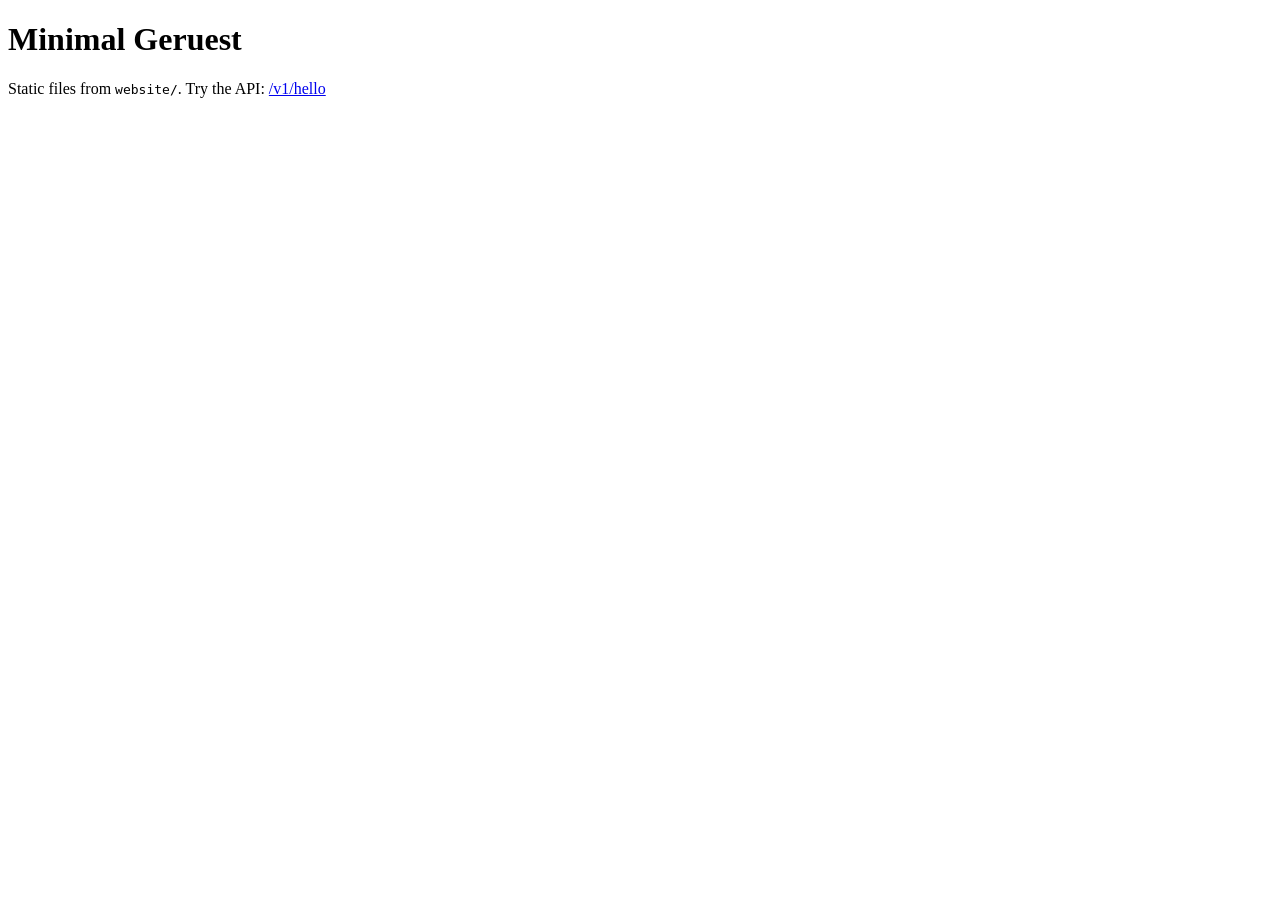
<file: exemples/minimal/website/html/index.html>
<!DOCTYPE html>
<html lang="en">
<head>
    <meta charset="UTF-8">
    <meta name="viewport" content="width=device-width, initial-scale=1.0">
    <title>Minimal Geruest</title>
</head>
<body>
    <h1>Minimal Geruest</h1>
    <p>Static files from <code>website/</code>. Try the API: <a href="/v1/hello">/v1/hello</a></p>
</body>
</html>
</file>
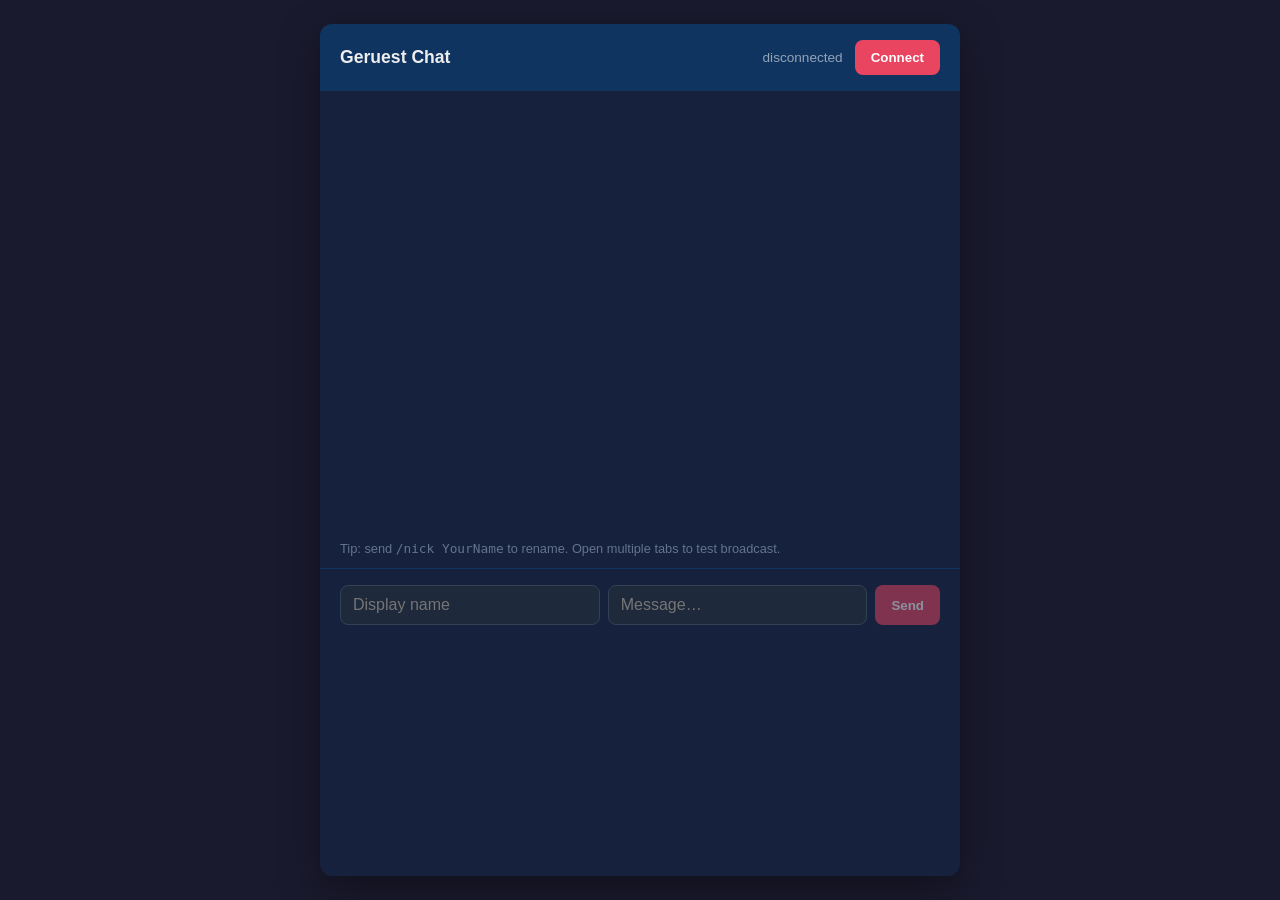
<file: exemple/website/html/chat.html>
<!DOCTYPE html>
<html lang="en">
<head>
    <meta charset="UTF-8">
    <meta name="viewport" content="width=device-width, initial-scale=1.0">
    <title>WebSocket Chat - Geruest</title>
    <style>
        * { box-sizing: border-box; margin: 0; padding: 0; }
        body {
            font-family: -apple-system, BlinkMacSystemFont, 'Segoe UI', Roboto, sans-serif;
            background: #1a1a2e;
            color: #eee;
            min-height: 100vh;
            display: flex;
            justify-content: center;
            padding: 24px;
        }
        .panel {
            width: 100%;
            max-width: 640px;
            background: #16213e;
            border-radius: 12px;
            box-shadow: 0 12px 40px rgba(0, 0, 0, 0.4);
            display: flex;
            flex-direction: column;
            overflow: hidden;
        }
        header {
            padding: 16px 20px;
            background: #0f3460;
            display: flex;
            gap: 12px;
            align-items: center;
            flex-wrap: wrap;
        }
        header h1 { font-size: 1.1rem; flex: 1; }
        #status { font-size: 0.85rem; color: #94a3b8; }
        #log {
            flex: 1;
            min-height: 320px;
            max-height: 50vh;
            overflow-y: auto;
            padding: 16px 20px;
            font-family: ui-monospace, monospace;
            font-size: 0.9rem;
            line-height: 1.5;
            white-space: pre-wrap;
            word-break: break-word;
        }
        footer {
            display: flex;
            gap: 8px;
            padding: 16px 20px;
            border-top: 1px solid #0f3460;
        }
        input[type="text"] {
            flex: 1;
            padding: 10px 12px;
            border: 1px solid #334155;
            border-radius: 8px;
            background: #1e293b;
            color: #f1f5f9;
            font-size: 1rem;
        }
        button {
            padding: 10px 16px;
            border: none;
            border-radius: 8px;
            background: #e94560;
            color: #fff;
            font-weight: 600;
            cursor: pointer;
        }
        button:disabled { opacity: 0.5; cursor: not-allowed; }
        .hint {
            padding: 0 20px 12px;
            font-size: 0.8rem;
            color: #64748b;
        }
    </style>
</head>
<body>
    <div class="panel">
        <header>
            <h1>Geruest Chat</h1>
            <span id="status">disconnected</span>
            <button type="button" id="connectBtn">Connect</button>
        </header>
        <div id="log"></div>
        <p class="hint">Tip: send <code>/nick YourName</code> to rename. Open multiple tabs to test broadcast.</p>
        <footer>
            <input type="text" id="name" placeholder="Display name" maxlength="32" />
            <input type="text" id="message" placeholder="Message…" disabled />
            <button type="button" id="sendBtn" disabled>Send</button>
        </footer>
    </div>
    <script>
        const logEl = document.getElementById('log');
        const statusEl = document.getElementById('status');
        const nameEl = document.getElementById('name');
        const msgEl = document.getElementById('message');
        const sendBtn = document.getElementById('sendBtn');
        const connectBtn = document.getElementById('connectBtn');

        let ws = null;

        function appendLine(text) {
            logEl.textContent += text;
            logEl.scrollTop = logEl.scrollHeight;
        }

        function setConnected(on) {
            statusEl.textContent = on ? 'connected' : 'disconnected';
            msgEl.disabled = !on;
            sendBtn.disabled = !on;
            connectBtn.textContent = on ? 'Disconnect' : 'Connect';
            nameEl.disabled = on;
        }

        function chatUrl() {
            const name = encodeURIComponent(nameEl.value.trim() || 'guest');
            const proto = location.protocol === 'https:' ? 'wss:' : 'ws:';
            return `${proto}//${location.host}/chat?name=${name}`;
        }

        function connect() {
            if (ws) {
                ws.close();
                return;
            }
            ws = new WebSocket(chatUrl());
            ws.onopen = () => setConnected(true);
            ws.onclose = () => {
                setConnected(false);
                ws = null;
                appendLine('[system] disconnected\n');
            };
            ws.onerror = () => appendLine('[system] connection error\n');
            ws.onmessage = (e) => appendLine(e.data);
        }

        function send() {
            const text = msgEl.value.trim();
            if (!text || !ws || ws.readyState !== WebSocket.OPEN) return;
            ws.send(text);
            msgEl.value = '';
        }

        connectBtn.addEventListener('click', connect);
        sendBtn.addEventListener('click', send);
        msgEl.addEventListener('keydown', (e) => {
            if (e.key === 'Enter') send();
        });
        nameEl.addEventListener('keydown', (e) => {
            if (e.key === 'Enter' && !ws) connect();
        });
    </script>
</body>
</html>
</file>
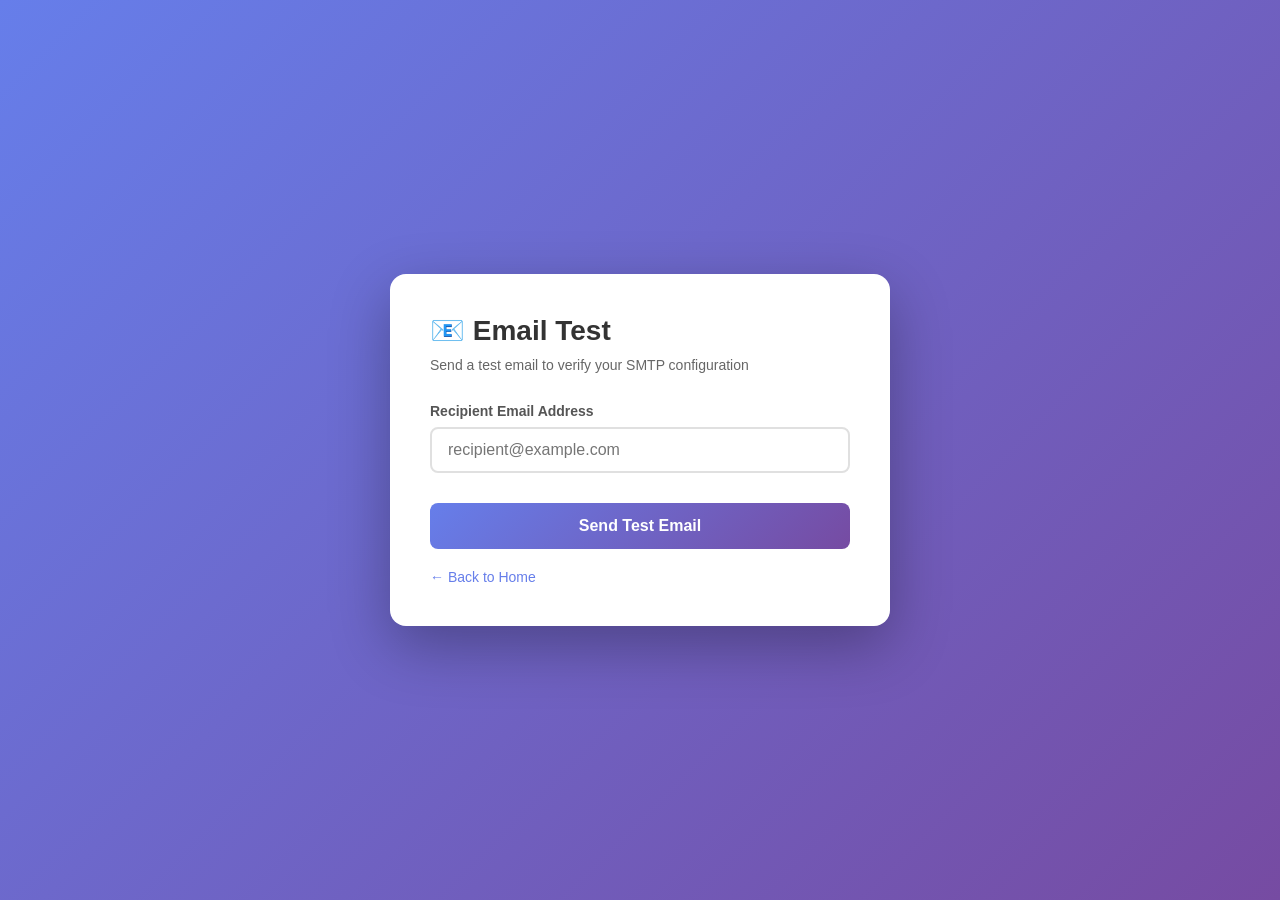
<file: exemple/website/html/email-test.html>
<!DOCTYPE html>
<html lang="en">
<head>
    <meta charset="UTF-8">
    <meta name="viewport" content="width=device-width, initial-scale=1.0">
    <title>Email Test - Geruest</title>
    <style>
        * {
            margin: 0;
            padding: 0;
            box-sizing: border-box;
        }
        
        body {
            font-family: -apple-system, BlinkMacSystemFont, 'Segoe UI', Roboto, Oxygen, Ubuntu, Cantarell, sans-serif;
            background: linear-gradient(135deg, #667eea 0%, #764ba2 100%);
            min-height: 100vh;
            display: flex;
            justify-content: center;
            align-items: center;
            padding: 20px;
        }
        
        .container {
            background: white;
            border-radius: 16px;
            box-shadow: 0 20px 60px rgba(0, 0, 0, 0.3);
            padding: 40px;
            max-width: 500px;
            width: 100%;
        }
        
        h1 {
            color: #333;
            margin-bottom: 10px;
            font-size: 28px;
        }
        
        .subtitle {
            color: #666;
            margin-bottom: 30px;
            font-size: 14px;
        }
        
        .form-group {
            margin-bottom: 20px;
        }
        
        label {
            display: block;
            color: #555;
            font-weight: 600;
            margin-bottom: 8px;
            font-size: 14px;
        }
        
        input[type="email"] {
            width: 100%;
            padding: 12px 16px;
            border: 2px solid #e0e0e0;
            border-radius: 8px;
            font-size: 16px;
            transition: all 0.3s ease;
        }
        
        input[type="email"]:focus {
            outline: none;
            border-color: #667eea;
            box-shadow: 0 0 0 3px rgba(102, 126, 234, 0.1);
        }
        
        .btn {
            width: 100%;
            padding: 14px;
            background: linear-gradient(135deg, #667eea 0%, #764ba2 100%);
            color: white;
            border: none;
            border-radius: 8px;
            font-size: 16px;
            font-weight: 600;
            cursor: pointer;
            transition: transform 0.2s ease, box-shadow 0.2s ease;
            margin-top: 10px;
        }
        
        .btn:hover {
            transform: translateY(-2px);
            box-shadow: 0 10px 20px rgba(102, 126, 234, 0.3);
        }
        
        .btn:active {
            transform: translateY(0);
        }
        
        .btn:disabled {
            opacity: 0.6;
            cursor: not-allowed;
            transform: none;
        }
        
        .response {
            margin-top: 20px;
            padding: 16px;
            border-radius: 8px;
            font-size: 14px;
            display: none;
            animation: slideIn 0.3s ease;
        }
        
        @keyframes slideIn {
            from {
                opacity: 0;
                transform: translateY(-10px);
            }
            to {
                opacity: 1;
                transform: translateY(0);
            }
        }
        
        .response.success {
            background: #d4edda;
            border: 1px solid #c3e6cb;
            color: #155724;
        }
        
        .response.error {
            background: #f8d7da;
            border: 1px solid #f5c6cb;
            color: #721c24;
        }
        
        .response.info {
            background: #d1ecf1;
            border: 1px solid #bee5eb;
            color: #0c5460;
        }
        
        .spinner {
            display: inline-block;
            width: 16px;
            height: 16px;
            border: 2px solid rgba(255, 255, 255, 0.3);
            border-radius: 50%;
            border-top-color: white;
            animation: spin 0.6s linear infinite;
            margin-right: 8px;
        }
        
        @keyframes spin {
            to { transform: rotate(360deg); }
        }
        
        .stats {
            display: grid;
            grid-template-columns: repeat(3, 1fr);
            gap: 10px;
            margin-top: 20px;
            font-size: 12px;
        }
        
        .stat {
            text-align: center;
            padding: 10px;
            background: #f8f9fa;
            border-radius: 6px;
        }
        
        .stat-value {
            display: block;
            font-size: 20px;
            font-weight: bold;
            color: #667eea;
            margin-bottom: 4px;
        }
        
        .stat-label {
            color: #666;
            font-size: 11px;
        }
        
        .back-link {
            display: inline-block;
            margin-top: 20px;
            color: #667eea;
            text-decoration: none;
            font-size: 14px;
            transition: color 0.2s ease;
        }
        
        .back-link:hover {
            color: #764ba2;
        }
    </style>
</head>
<body>
    <div class="container">
        <h1>📧 Email Test</h1>
        <p class="subtitle">Send a test email to verify your SMTP configuration</p>
        
        <form id="emailForm">
            <div class="form-group">
                <label for="toEmail">Recipient Email Address</label>
                <input 
                    type="email" 
                    id="toEmail" 
                    name="to" 
                    placeholder="recipient@example.com"
                    required
                    autocomplete="email"
                >
            </div>
            
            <button type="submit" class="btn" id="sendBtn">
                Send Test Email
            </button>
        </form>
        
        <div id="response" class="response"></div>
        
        <div class="stats" id="stats" style="display: none;">
            <div class="stat">
                <span class="stat-value" id="queueSize">0</span>
                <span class="stat-label">Queue</span>
            </div>
            <div class="stat">
                <span class="stat-value" id="emailsSent">0</span>
                <span class="stat-label">Sent</span>
            </div>
            <div class="stat">
                <span class="stat-value" id="emailsRejected">0</span>
                <span class="stat-label">Rejected</span>
            </div>
        </div>
        
        <a href="/" class="back-link">← Back to Home</a>
    </div>
    
    <script>
        const form = document.getElementById('emailForm');
        const sendBtn = document.getElementById('sendBtn');
        const responseDiv = document.getElementById('response');
        const statsDiv = document.getElementById('stats');
        
        form.addEventListener('submit', async (e) => {
            e.preventDefault();
            
            const toEmail = document.getElementById('toEmail').value;
            
            // Disable button and show loading state
            sendBtn.disabled = true;
            sendBtn.innerHTML = '<span class="spinner"></span>Sending...';
            
            // Hide previous response
            responseDiv.style.display = 'none';
            
            try {
                const response = await fetch('/api/send-test-email', {
                    method: 'POST',
                    headers: {
                        'Content-Type': 'application/json'
                    },
                    body: JSON.stringify({ to: toEmail })
                });
                
                const data = await response.json();
                
                // Show response
                responseDiv.style.display = 'block';
                
                if (data.status === 'success') {
                    responseDiv.className = 'response success';
                    responseDiv.textContent = '✓ ' + data.message;
                    
                    // Update stats if available
                    if (data.queue_size !== undefined) {
                        statsDiv.style.display = 'grid';
                        document.getElementById('queueSize').textContent = data.queue_size;
                        document.getElementById('emailsSent').textContent = data.emails_sent;
                        document.getElementById('emailsRejected').textContent = data.emails_rejected || 0;
                    }
                } else {
                    responseDiv.className = 'response error';
                    responseDiv.textContent = '✗ ' + (data.message || 'Failed to send email');
                }
                
            } catch (error) {
                responseDiv.style.display = 'block';
                responseDiv.className = 'response error';
                responseDiv.textContent = '✗ Network error: ' + error.message;
            } finally {
                // Re-enable button
                sendBtn.disabled = false;
                sendBtn.textContent = 'Send Test Email';
            }
        });
    </script>
</body>
</html>
</file>
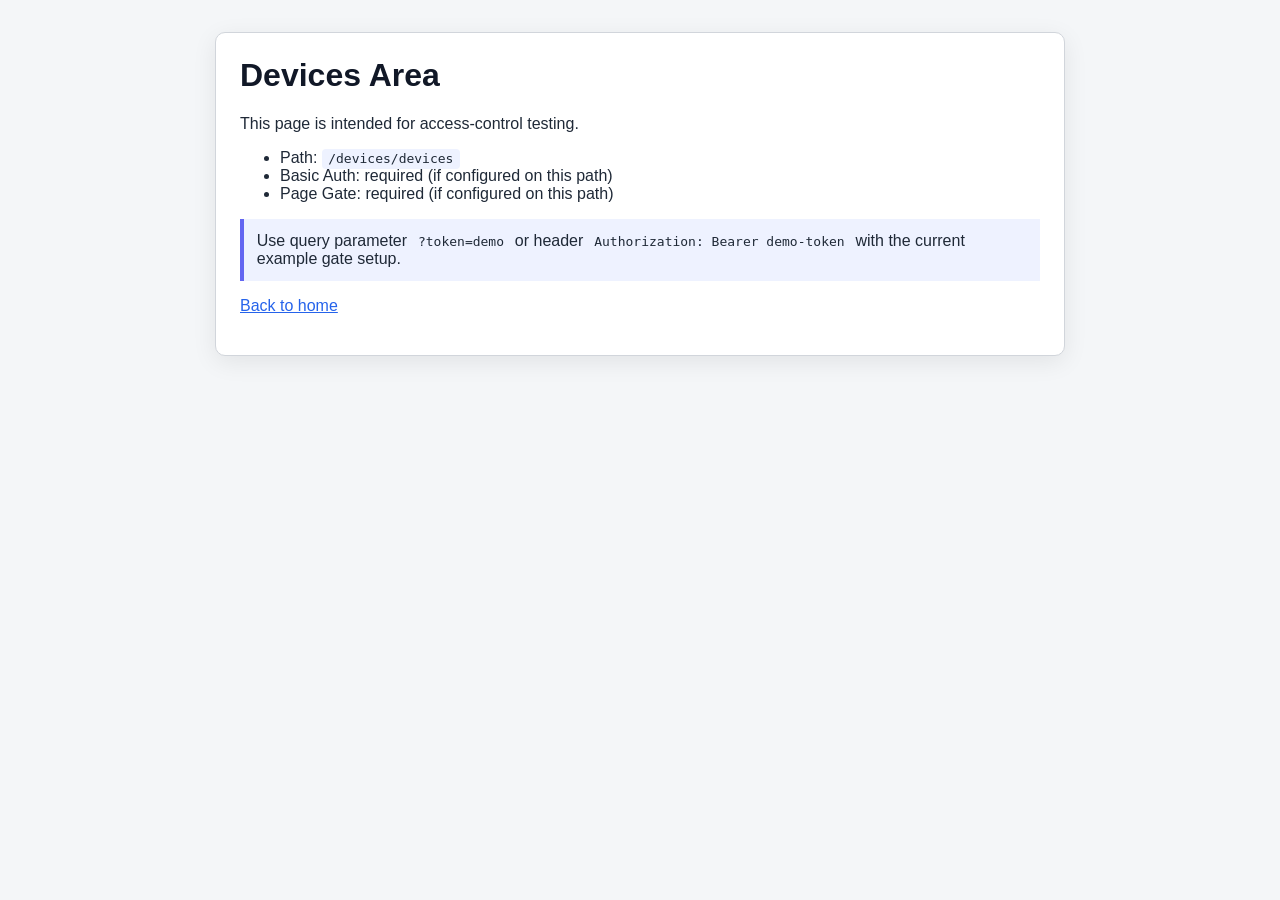
<file: exemple/website/html/devices/devices.html>
<!DOCTYPE html>
<html lang="en">
<head>
    <meta charset="UTF-8">
    <meta name="viewport" content="width=device-width, initial-scale=1.0">
    <title>Devices - Protected Page</title>
    <style>
        body {
            font-family: Arial, sans-serif;
            margin: 0;
            padding: 2rem;
            background: #f4f6f8;
            color: #1f2937;
        }
        .card {
            max-width: 800px;
            margin: 0 auto;
            padding: 1.5rem;
            background: #ffffff;
            border: 1px solid #d1d5db;
            border-radius: 10px;
            box-shadow: 0 6px 24px rgba(0, 0, 0, 0.08);
        }
        h1 {
            margin-top: 0;
            color: #111827;
        }
        code {
            background: #eef2ff;
            padding: 0.15rem 0.4rem;
            border-radius: 4px;
        }
        .hint {
            margin-top: 1rem;
            padding: 0.8rem;
            border-left: 4px solid #6366f1;
            background: #eef2ff;
        }
        a {
            color: #2563eb;
        }
    </style>
</head>
<body>
    <div class="card">
        <h1>Devices Area</h1>
        <p>This page is intended for access-control testing.</p>
        <ul>
            <li>Path: <code>/devices/devices</code></li>
            <li>Basic Auth: required (if configured on this path)</li>
            <li>Page Gate: required (if configured on this path)</li>
        </ul>
        <div class="hint">
            Use query parameter <code>?token=demo</code> or header <code>Authorization: Bearer demo-token</code>
            with the current example gate setup.
        </div>
        <p><a href="/">Back to home</a></p>
    </div>
</body>
</html>
</file>
